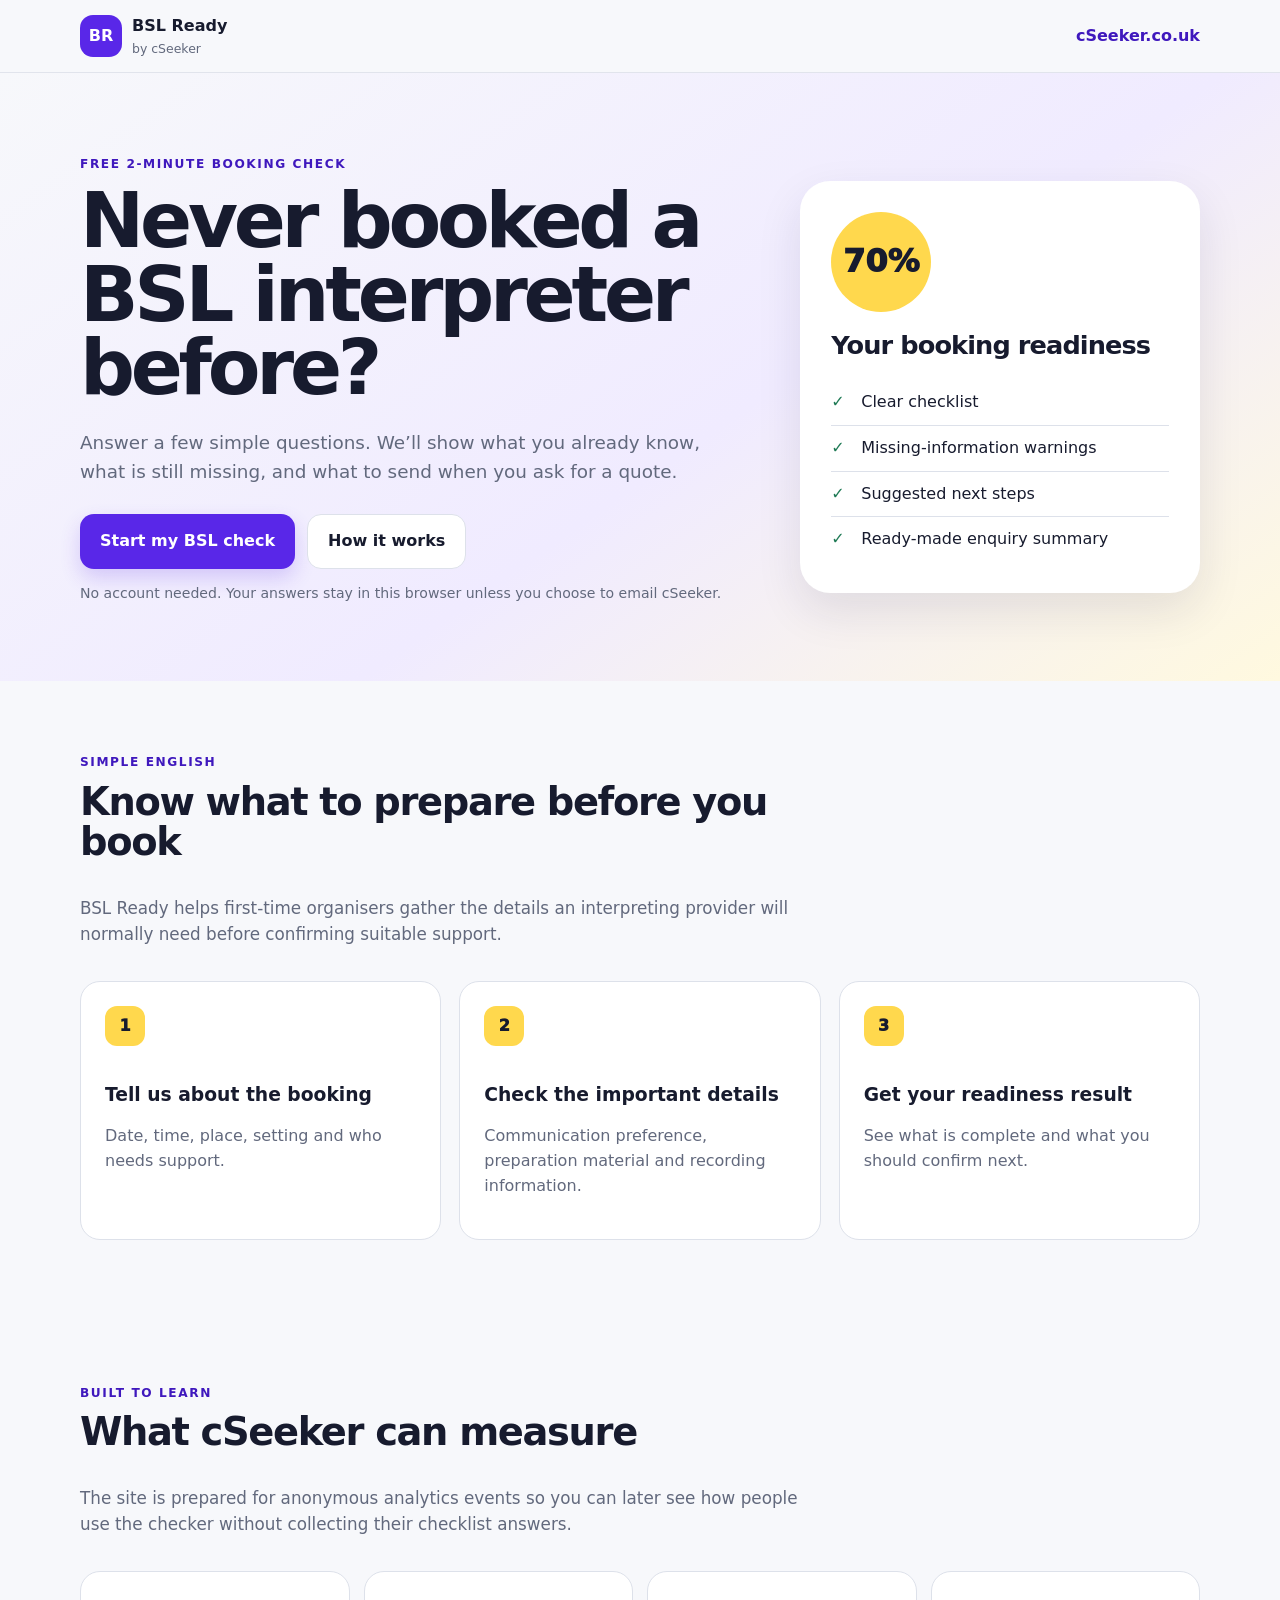
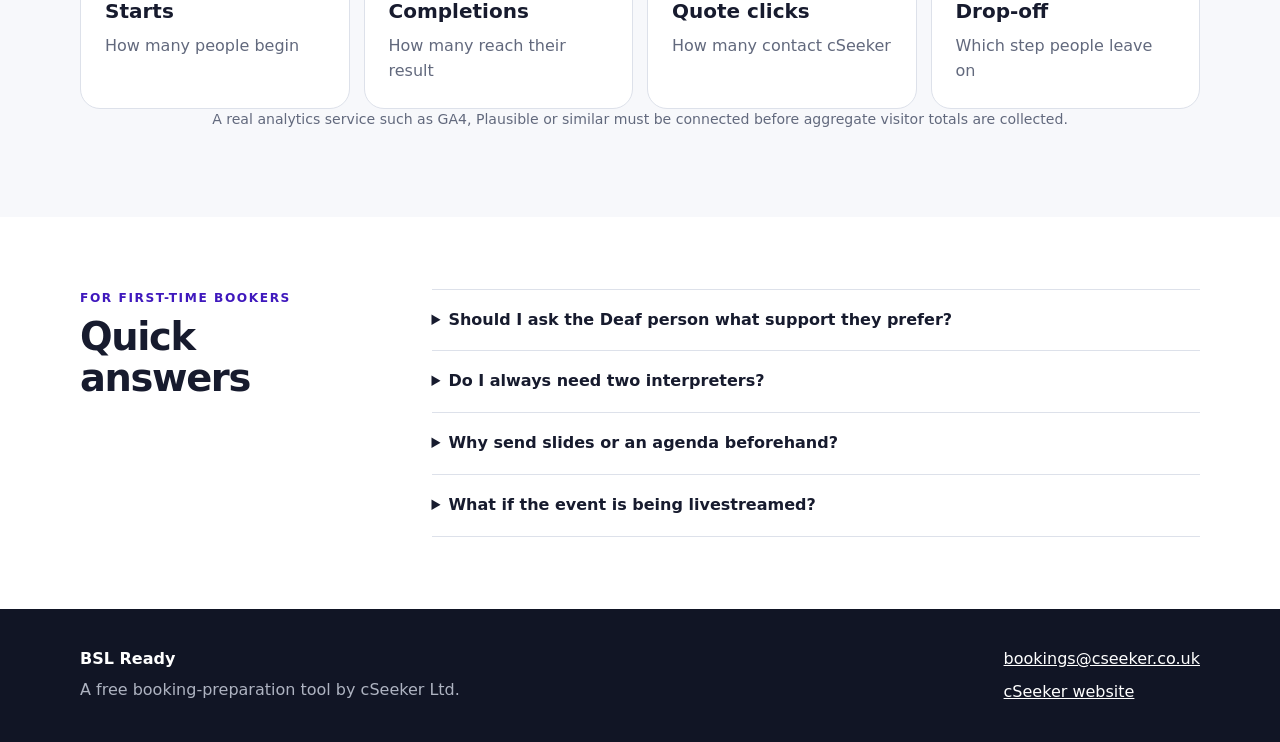
<file: bsl-ready/index.html>
<!doctype html>
<html lang="en-GB">
<head>
  <meta charset="utf-8" />
  <meta name="viewport" content="width=device-width, initial-scale=1" />
  <meta name="description" content="A free beginner-friendly checklist from cSeeker to help organisations prepare to book British Sign Language interpreting support." />
  <title>BSL Ready by cSeeker | BSL Interpreter Booking Checklist</title>
  <link rel="stylesheet" href="styles.css" />
</head>
<body>
  <a class="skip-link" href="#main">Skip to checklist</a>
  <header class="site-header">
    <div class="shell header-inner">
      <a class="brand" href="#top" aria-label="BSL Ready home"><span class="brand-mark" aria-hidden="true">BR</span><span><strong>BSL Ready</strong><small>by cSeeker</small></span></a>
      <a class="header-link" href="https://cseeker.co.uk/" target="_blank" rel="noopener">cSeeker.co.uk</a>
    </div>
  </header>

  <main id="main">
    <section class="hero" id="top">
      <div class="shell hero-grid">
        <div>
          <p class="eyebrow">Free 2-minute booking check</p>
          <h1>Never booked a BSL interpreter before?</h1>
          <p class="hero-copy">Answer a few simple questions. We’ll show what you already know, what is still missing, and what to send when you ask for a quote.</p>
          <div class="hero-actions">
            <button class="button button-primary" id="startButton" type="button">Start my BSL check</button>
            <a class="button button-secondary" href="#how-it-works">How it works</a>
          </div>
          <p class="microcopy">No account needed. Your answers stay in this browser unless you choose to email cSeeker.</p>
        </div>
        <aside class="hero-card" aria-label="What you will get">
          <span class="score-preview">70%</span>
          <h2>Your booking readiness</h2>
          <ul class="tick-list"><li>Clear checklist</li><li>Missing-information warnings</li><li>Suggested next steps</li><li>Ready-made enquiry summary</li></ul>
        </aside>
      </div>
    </section>

    <section class="shell section" id="how-it-works">
      <div class="section-heading"><p class="eyebrow">Simple English</p><h2>Know what to prepare before you book</h2><p>BSL Ready helps first-time organisers gather the details an interpreting provider will normally need before confirming suitable support.</p></div>
      <div class="steps">
        <article><span>1</span><h3>Tell us about the booking</h3><p>Date, time, place, setting and who needs support.</p></article>
        <article><span>2</span><h3>Check the important details</h3><p>Communication preference, preparation material and recording information.</p></article>
        <article><span>3</span><h3>Get your readiness result</h3><p>See what is complete and what you should confirm next.</p></article>
      </div>
    </section>

    <section class="checklist-wrap" id="checklist" hidden>
      <div class="shell checklist-shell">
        <div class="progress-row"><div><p class="eyebrow">BSL booking check</p><p class="progress-label" id="progressLabel">Question 1 of 9</p></div><div class="progress-track" aria-hidden="true"><span id="progressBar"></span></div></div>
        <form id="bookingForm" novalidate>
          <section class="question active" data-step="0"><p class="question-number">01</p><h2>What are you booking?</h2><p class="question-help">Choose the closest option.</p><div class="option-grid">
            <label><input type="radio" name="bookingType" value="Meeting or workplace support" required><span>Meeting / workplace</span></label>
            <label><input type="radio" name="bookingType" value="Conference, exhibition or public event"><span>Conference / event</span></label>
            <label><input type="radio" name="bookingType" value="Education or training"><span>Education / training</span></label>
            <label><input type="radio" name="bookingType" value="Healthcare appointment"><span>Healthcare</span></label>
            <label><input type="radio" name="bookingType" value="Legal or formal appointment"><span>Legal / formal</span></label>
            <label><input type="radio" name="bookingType" value="Other"><span>Other</span></label>
          </div></section>

          <section class="question" data-step="1"><p class="question-number">02</p><h2>When is it?</h2><p class="question-help">Approximate times are okay for now.</p><div class="field-grid"><label>Date<input type="date" name="date" required></label><label>Start time<input type="time" name="startTime" required></label><label>Finish time<input type="time" name="endTime" required></label></div></section>

          <section class="question" data-step="2"><p class="question-number">03</p><h2>Where will it happen?</h2><div class="option-grid three"><label><input type="radio" name="format" value="In person" required><span>In person</span></label><label><input type="radio" name="format" value="Online"><span>Online</span></label><label><input type="radio" name="format" value="Hybrid"><span>Hybrid</span></label></div><label class="full-field">Venue, postcode or online platform<input type="text" name="location" placeholder="e.g. NEC Birmingham, B40 1NT or Microsoft Teams" required></label></section>

          <section class="question" data-step="3"><p class="question-number">04</p><h2>How many Deaf BSL users need support?</h2><label class="full-field">Number of people<input type="number" name="deafUsers" min="1" max="999" value="1" required></label></section>

          <section class="question" data-step="4"><p class="question-number">05</p><h2>Have you confirmed the Deaf person’s communication preference?</h2><p class="question-help">Do not assume everyone who is Deaf uses BSL in the same way.</p><div class="option-grid three"><label><input type="radio" name="preference" value="Yes" required><span>Yes</span></label><label><input type="radio" name="preference" value="No"><span>No</span></label><label><input type="radio" name="preference" value="Not sure"><span>Not sure</span></label></div></section>

          <section class="question" data-step="5"><p class="question-number">06</p><h2>What kind of content will be discussed?</h2><div class="option-grid"><label><input type="radio" name="contentType" value="General" required><span>General</span></label><label><input type="radio" name="contentType" value="Technical or specialist"><span>Technical / specialist</span></label><label><input type="radio" name="contentType" value="Medical or healthcare"><span>Medical</span></label><label><input type="radio" name="contentType" value="Legal or formal"><span>Legal / formal</span></label><label><input type="radio" name="contentType" value="Performance, stage or public presentation"><span>Stage / performance</span></label><label><input type="radio" name="contentType" value="Other"><span>Other</span></label></div></section>

          <section class="question" data-step="6"><p class="question-number">07</p><h2>Do you have preparation material?</h2><p class="question-help">For example: agenda, slides, scripts, speaker names, previous minutes or specialist terms.</p><div class="option-grid three"><label><input type="radio" name="prep" value="Yes" required><span>Yes</span></label><label><input type="radio" name="prep" value="Not yet"><span>Not yet</span></label><label><input type="radio" name="prep" value="Not applicable"><span>Not applicable</span></label></div></section>

          <section class="question" data-step="7"><p class="question-number">08</p><h2>Will the interpreter be filmed, livestreamed or photographed?</h2><div class="option-grid three"><label><input type="radio" name="recording" value="Yes" required><span>Yes</span></label><label><input type="radio" name="recording" value="No"><span>No</span></label><label><input type="radio" name="recording" value="Not sure"><span>Not sure</span></label></div></section>

          <section class="question" data-step="8"><p class="question-number">09</p><h2>Anything else the provider should know?</h2><p class="question-help">Optional. You can mention access, security, travel, stage position or other requirements.</p><label class="full-field">Additional information<textarea name="notes" rows="5" placeholder="Add any useful details here..."></textarea></label></section>

          <div class="form-actions"><button class="button button-secondary" id="backButton" type="button" hidden>Back</button><button class="button button-primary" id="nextButton" type="button">Continue</button></div>
          <p class="form-error" id="formError" role="alert" aria-live="polite"></p>
        </form>
      </div>
    </section>

    <section class="results" id="results" hidden>
      <div class="shell results-grid">
        <div class="result-score-card"><p class="eyebrow">Your result</p><div class="score-ring" id="scoreRing"><span id="scoreValue">0%</span></div><h2 id="scoreTitle">Your booking is taking shape</h2><p id="scoreMessage"></p><button class="button button-secondary" id="restartButton" type="button">Start again</button></div>
        <div class="result-detail"><h2>Your booking checklist</h2><ul class="result-list" id="resultList"></ul><div class="recommendation" id="recommendation"></div><div class="summary-box"><div><p class="eyebrow">Ready-made enquiry</p><h3>Send your details to cSeeker</h3><p>We’ll create an email from your answers. You can review it before sending.</p></div><a class="button button-primary" id="quoteButton" href="#">Email cSeeker for a quote</a></div><p class="disclaimer">This checker provides general booking guidance only. The interpreting provider and Deaf person should confirm the most suitable communication professional(s) for the assignment.</p></div>
      </div>
    </section>

    <section class="shell section data-section">
      <div class="section-heading"><p class="eyebrow">Built to learn</p><h2>What cSeeker can measure</h2><p>The site is prepared for anonymous analytics events so you can later see how people use the checker without collecting their checklist answers.</p></div>
      <div class="metric-grid"><article><strong>Starts</strong><span>How many people begin</span></article><article><strong>Completions</strong><span>How many reach their result</span></article><article><strong>Quote clicks</strong><span>How many contact cSeeker</span></article><article><strong>Drop-off</strong><span>Which step people leave on</span></article></div>
      <p class="microcopy centred">A real analytics service such as GA4, Plausible or similar must be connected before aggregate visitor totals are collected.</p>
    </section>

    <section class="faq-section">
      <div class="shell faq-grid"><div><p class="eyebrow">For first-time bookers</p><h2>Quick answers</h2></div><div>
        <details><summary>Should I ask the Deaf person what support they prefer?</summary><p>Yes. Communication needs vary. Ask the person what communication support works best for them rather than assuming.</p></details>
        <details><summary>Do I always need two interpreters?</summary><p>No fixed answer suits every booking. Duration, complexity, breaks, setting and performance demands can all matter. Give the provider full details so they can advise appropriately.</p></details>
        <details><summary>Why send slides or an agenda beforehand?</summary><p>Preparation material can help an interpreter understand names, terminology, context and the structure of the session.</p></details>
        <details><summary>What if the event is being livestreamed?</summary><p>Tell the interpreting provider before confirming the booking. Filming, broadcast position, preparation and usage of the interpreter’s image may need to be agreed.</p></details>
      </div></div>
    </section>
  </main>

  <footer><div class="shell footer-inner"><div><strong>BSL Ready</strong><p>A free booking-preparation tool by cSeeker Ltd.</p></div><div><a href="mailto:bookings@cseeker.co.uk">bookings@cseeker.co.uk</a><a href="https://cseeker.co.uk/" target="_blank" rel="noopener">cSeeker website</a></div></div></footer>
  <script src="app.js"></script>
</body>
</html>
</file>
<file: bsl-ready/styles.css>
:root{
  --bg:#f7f8fb;
  --ink:#171b2e;
  --muted:#62697d;
  --card:#ffffff;
  --line:#dde1ea;
  --brand:#5927e8;
  --brand-dark:#3f18bd;
  --accent:#ffd84d;
  --good:#1f7a55;
  --warn:#9a6200;
  --danger:#b32732;
  --shadow:0 18px 45px rgba(30,28,68,.10);
  --radius:24px;
}
*{box-sizing:border-box}
html{scroll-behavior:smooth}
body{margin:0;background:var(--bg);color:var(--ink);font-family:Inter,ui-sans-serif,system-ui,-apple-system,BlinkMacSystemFont,"Segoe UI",sans-serif;line-height:1.55}
a{color:inherit}
button,input,textarea{font:inherit}
button{cursor:pointer}
.shell{width:min(1120px,calc(100% - 32px));margin-inline:auto}
.skip-link{position:absolute;left:-9999px;top:8px;background:#fff;padding:10px 14px;z-index:1000;border-radius:8px}.skip-link:focus{left:8px}
.site-header{position:sticky;top:0;z-index:20;background:rgba(247,248,251,.92);backdrop-filter:blur(14px);border-bottom:1px solid rgba(221,225,234,.85)}
.header-inner{display:flex;align-items:center;justify-content:space-between;padding:14px 0}
.brand{display:flex;align-items:center;gap:10px;text-decoration:none}.brand-mark{width:42px;height:42px;border-radius:13px;display:grid;place-items:center;background:var(--brand);color:#fff;font-weight:900}.brand strong{display:block;font-size:1rem}.brand small{display:block;color:var(--muted);font-size:.78rem}.header-link{font-weight:700;text-decoration:none;color:var(--brand-dark)}
.hero{padding:82px 0 62px;background:linear-gradient(145deg,#f7f8fb 0%,#f0ebff 57%,#fff9df 100%)}
.hero-grid{display:grid;grid-template-columns:1.25fr .75fr;gap:54px;align-items:center}.eyebrow{margin:0 0 10px;text-transform:uppercase;letter-spacing:.13em;font-size:.76rem;font-weight:900;color:var(--brand-dark)}
h1,h2,h3,p{margin-top:0}h1{font-size:clamp(2.7rem,6vw,5.4rem);line-height:.96;letter-spacing:-.055em;max-width:820px;margin-bottom:24px}h2{font-size:clamp(1.8rem,3vw,3rem);line-height:1.06;letter-spacing:-.035em}h3{line-height:1.15}
.hero-copy{font-size:1.15rem;color:var(--muted);max-width:710px}.hero-actions{display:flex;gap:12px;flex-wrap:wrap;margin:28px 0 14px}.button{border:0;border-radius:14px;padding:14px 20px;font-weight:850;display:inline-flex;align-items:center;justify-content:center;text-decoration:none;min-height:50px}.button:focus-visible,input:focus-visible,textarea:focus-visible,summary:focus-visible{outline:3px solid #111;outline-offset:3px}.button-primary{background:var(--brand);color:#fff;box-shadow:0 9px 20px rgba(89,39,232,.2)}.button-primary:hover{background:var(--brand-dark)}.button-secondary{background:#fff;color:var(--ink);border:1px solid var(--line)}
.microcopy{font-size:.88rem;color:var(--muted)}.centred{text-align:center}
.hero-card{background:var(--card);border:1px solid rgba(255,255,255,.7);border-radius:30px;padding:30px;box-shadow:var(--shadow)}.score-preview{display:inline-grid;place-items:center;width:100px;height:100px;border-radius:50%;background:var(--accent);font-size:2rem;font-weight:950;margin-bottom:20px}.hero-card h2{font-size:1.6rem}.tick-list{padding:0;margin:18px 0 0;list-style:none}.tick-list li{padding:10px 0 10px 30px;position:relative;border-bottom:1px solid var(--line)}.tick-list li:last-child{border-bottom:0}.tick-list li:before{content:"✓";position:absolute;left:0;color:var(--good);font-weight:900}
.section{padding:72px 0}.section-heading{max-width:750px;margin-bottom:34px}.section-heading>p:last-child{color:var(--muted);font-size:1.05rem}.steps{display:grid;grid-template-columns:repeat(3,1fr);gap:18px}.steps article,.metric-grid article{background:var(--card);border:1px solid var(--line);border-radius:20px;padding:24px}.steps article span{display:grid;place-items:center;width:40px;height:40px;border-radius:12px;background:var(--accent);font-weight:950;margin-bottom:38px}.steps p,.metric-grid span{color:var(--muted)}
.checklist-wrap{padding:52px 0 84px;background:#171b2e;color:#fff}.checklist-shell{max-width:860px}.progress-row{display:flex;align-items:center;justify-content:space-between;gap:24px;margin-bottom:28px}.checklist-wrap .eyebrow{color:#d2c8ff}.progress-label{margin:0;color:#d7d9e2}.progress-track{width:min(330px,45vw);height:8px;border-radius:999px;background:#34394d;overflow:hidden}.progress-track span{display:block;width:11%;height:100%;background:var(--accent);transition:width .25s ease}
#bookingForm{background:#fff;color:var(--ink);border-radius:28px;padding:clamp(24px,4vw,46px);box-shadow:0 25px 60px rgba(0,0,0,.2)}.question{display:none;min-height:390px}.question.active{display:block}.question-number{font-weight:950;color:var(--brand);font-size:.84rem;letter-spacing:.12em}.question h2{max-width:720px}.question-help{color:var(--muted);font-size:1rem}.option-grid{display:grid;grid-template-columns:repeat(2,1fr);gap:12px;margin-top:26px}.option-grid.three{grid-template-columns:repeat(3,1fr)}.option-grid label{position:relative}.option-grid input{position:absolute;opacity:0;pointer-events:none}.option-grid span{display:flex;align-items:center;justify-content:center;text-align:center;min-height:76px;padding:14px;border:2px solid var(--line);border-radius:16px;font-weight:800;background:#fff;transition:.16s ease}.option-grid label:hover span{border-color:#bcb5d9}.option-grid input:focus-visible+span{outline:3px solid #111;outline-offset:3px}.option-grid input:checked+span{border-color:var(--brand);background:#f2efff;color:var(--brand-dark)}
.field-grid{display:grid;grid-template-columns:1.2fr 1fr 1fr;gap:14px;margin-top:26px}.field-grid label,.full-field{display:flex;flex-direction:column;gap:8px;font-weight:800}.full-field{margin-top:22px}input[type="date"],input[type="time"],input[type="text"],input[type="number"],textarea{width:100%;border:2px solid var(--line);border-radius:14px;padding:14px;background:#fff;color:var(--ink)}textarea{resize:vertical}.form-actions{display:flex;justify-content:space-between;gap:12px;margin-top:30px}.form-error{min-height:24px;color:var(--danger);font-weight:750;margin:12px 0 0}
.results{padding:76px 0;background:#fff}.results-grid{display:grid;grid-template-columns:.65fr 1.35fr;gap:42px;align-items:start}.result-score-card{position:sticky;top:96px;background:#f5f2ff;border:1px solid #ded7ff;border-radius:28px;padding:30px}.score-ring{width:160px;height:160px;border-radius:50%;display:grid;place-items:center;background:conic-gradient(var(--brand) 0deg,#e0dbf4 0deg);margin:18px 0 28px;position:relative}.score-ring:before{content:"";position:absolute;width:124px;height:124px;border-radius:50%;background:#f5f2ff}.score-ring span{position:relative;z-index:2;font-size:2rem;font-weight:950}.result-score-card .button{margin-top:12px}.result-detail>h2{margin-bottom:20px}.result-list{list-style:none;padding:0;margin:0 0 24px}.result-list li{display:flex;gap:12px;align-items:flex-start;padding:14px 0;border-bottom:1px solid var(--line)}.result-list .icon{flex:0 0 32px;width:32px;height:32px;border-radius:10px;display:grid;place-items:center;font-weight:950}.result-list .ok{background:#e7f6ef;color:var(--good)}.result-list .warn{background:#fff4d6;color:var(--warn)}.result-list p{margin:2px 0 0;color:var(--muted)}.recommendation{border-left:5px solid var(--accent);background:#fff8d9;padding:18px 20px;border-radius:0 14px 14px 0;margin:26px 0}.summary-box{display:flex;align-items:center;justify-content:space-between;gap:26px;background:#171b2e;color:#fff;border-radius:24px;padding:26px}.summary-box p{color:#cdd0da;margin-bottom:0}.summary-box .eyebrow{color:#d7ceff}.disclaimer{margin-top:20px;color:var(--muted);font-size:.85rem}
.data-section{background:var(--bg)}.metric-grid{display:grid;grid-template-columns:repeat(4,1fr);gap:14px}.metric-grid strong{display:block;font-size:1.25rem;margin-bottom:7px}
.faq-section{padding:72px 0;background:#fff}.faq-grid{display:grid;grid-template-columns:.55fr 1.45fr;gap:60px}.faq-grid details{border-top:1px solid var(--line);padding:18px 0}.faq-grid details:last-child{border-bottom:1px solid var(--line)}summary{font-weight:850;cursor:pointer;padding-right:26px}.faq-grid details p{color:var(--muted);margin:12px 0 0;max-width:760px}
footer{background:#111525;color:#fff;padding:38px 0}.footer-inner{display:flex;justify-content:space-between;gap:26px;align-items:flex-start}.footer-inner p{color:#aeb3c1;margin:.4rem 0 0}.footer-inner>div:last-child{display:flex;flex-direction:column;gap:8px}.footer-inner a{color:#fff}
[hidden]{display:none!important}
@media(max-width:820px){.hero{padding-top:54px}.hero-grid,.results-grid,.faq-grid{grid-template-columns:1fr}.hero-card{max-width:560px}.steps{grid-template-columns:1fr}.option-grid,.option-grid.three,.field-grid{grid-template-columns:1fr}.question{min-height:auto}.progress-row{align-items:flex-start;flex-direction:column}.progress-track{width:100%}.result-score-card{position:static}.summary-box{align-items:flex-start;flex-direction:column}.metric-grid{grid-template-columns:repeat(2,1fr)}}
@media(max-width:520px){.shell{width:min(100% - 22px,1120px)}.header-link{font-size:.86rem}.hero{padding:42px 0}.hero-actions .button{width:100%}.section{padding:54px 0}.metric-grid{grid-template-columns:1fr}.footer-inner{flex-direction:column}.score-ring{width:140px;height:140px}.score-ring:before{width:108px;height:108px}}
@media(prefers-reduced-motion:reduce){html{scroll-behavior:auto}*{transition:none!important}}
</file>
